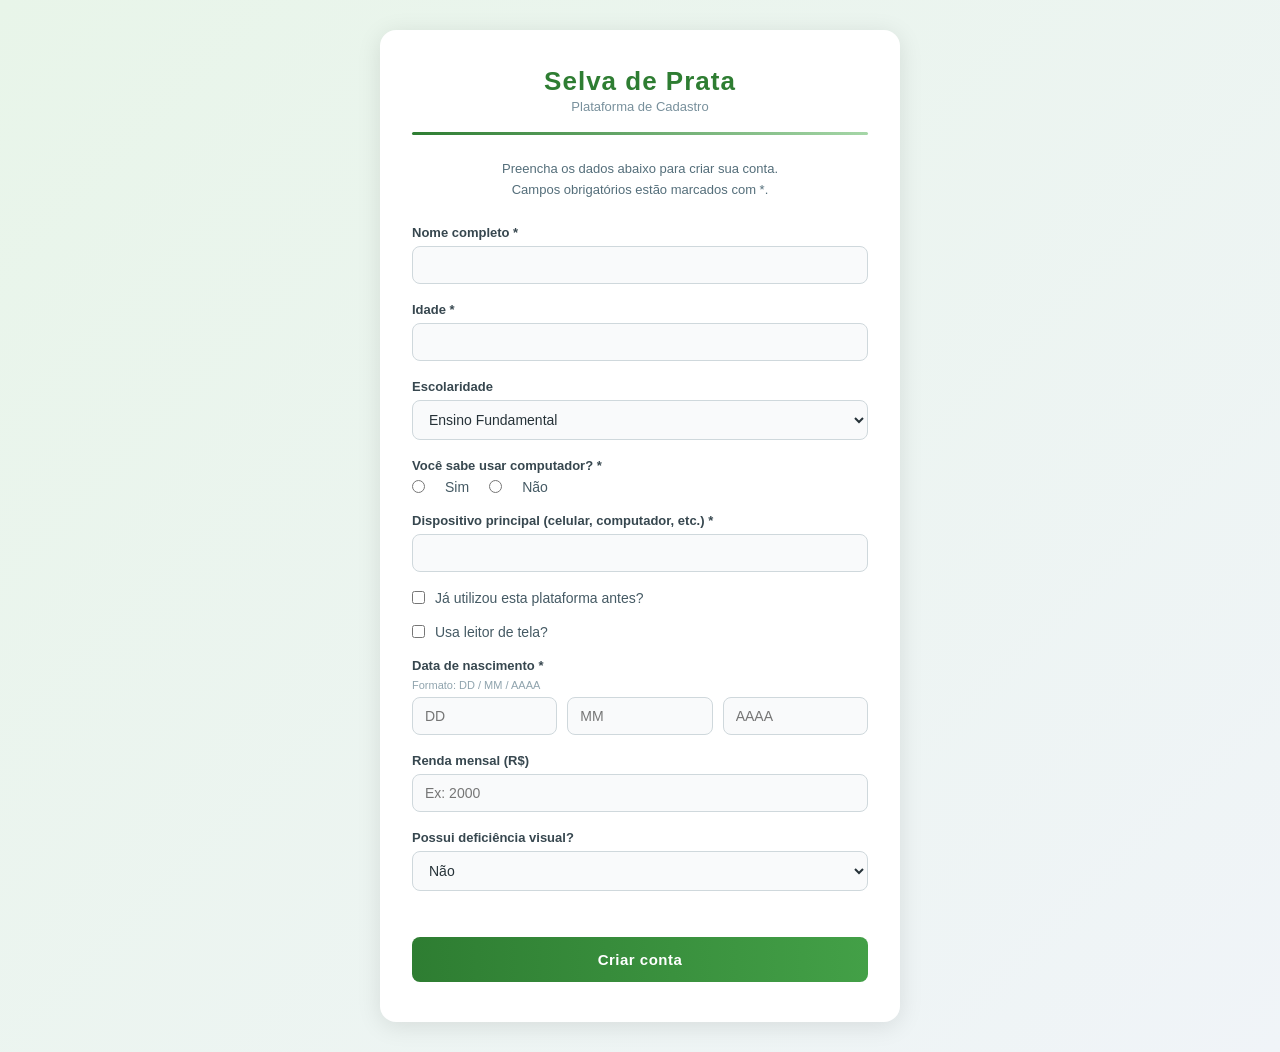
<file: index (1).html>
<!DOCTYPE html>
<html lang="pt-BR">
<head>
  <meta charset="UTF-8">
  <meta name="viewport" content="width=device-width">
  <title>Selva de Prata — Cadastro</title>
  <style>
    * { box-sizing: border-box; margin: 0; padding: 0; }

    body {
      font-family: 'Segoe UI', Arial, sans-serif;
      background: linear-gradient(135deg, #e8f5e9 0%, #f0f4f8 100%);
      min-height: 100vh;
      padding: 30px 16px;
    }

    .card {
      background: #fff;
      border-radius: 16px;
      box-shadow: 0 4px 24px rgba(0,0,0,0.10);
      max-width: 520px;
      margin: auto;
      padding: 36px 32px 40px;
    }

    .logo {
      text-align: center;
      margin-bottom: 6px;
    }

    .logo h1 {
      font-size: 26px;
      color: #2e7d32;
      font-weight: 700;
      letter-spacing: 1px;
    }

    .logo p {
      font-size: 13px;
      color: #78909c;
      margin-top: 2px;
    }

    .divider {
      height: 3px;
      background: linear-gradient(90deg, #2e7d32, #a5d6a7);
      border-radius: 2px;
      margin: 18px 0 24px;
    }

    .instrucoes {
      color: #546e7a;
      font-size: 13px;
      margin-bottom: 24px;
      text-align: center;
      line-height: 1.6;
    }

    .campo-grupo {
      margin-bottom: 18px;
    }

    label {
      display: block;
      margin-bottom: 6px;
      font-weight: 600;
      font-size: 13px;
      color: #37474f;
    }

    input[type="text"],
    input[type="number"],
    select {
      padding: 10px 12px;
      border: 1.5px solid #cfd8dc;
      width: 100%;
      border-radius: 8px;
      font-size: 14px;
      color: #263238;
      background: #f9fafb;
      transition: border-color 0.2s;
      outline: none;
    }

    input[type="text"]:focus,
    input[type="number"]:focus,
    select:focus {
      border-color: #2e7d32;
      background: #fff;
    }

    .linha {
      display: flex;
      gap: 10px;
    }

    .linha input { width: 100%; }

    .radio-group {
      display: flex;
      gap: 20px;
      align-items: center;
      margin-top: 4px;
    }

    .radio-group input { width: auto; accent-color: #2e7d32; }

    .radio-group label {
      font-weight: normal;
      font-size: 14px;
      color: #455a64;
      margin: 0;
    }

    .checkbox-label {
      font-weight: normal;
      font-size: 14px;
      display: flex;
      align-items: center;
      gap: 10px;
      color: #455a64;
      cursor: pointer;
    }

    .checkbox-label input {
      width: auto;
      accent-color: #2e7d32;
    }

    small {
      display: block;
      color: #90a4ae;
      font-size: 11px;
      margin-bottom: 6px;
    }

    button {
      margin-top: 28px;
      padding: 14px;
      background: linear-gradient(90deg, #2e7d32, #43a047);
      color: white;
      border: none;
      cursor: pointer;
      font-size: 15px;
      font-weight: 600;
      width: 100%;
      border-radius: 8px;
      letter-spacing: 0.5px;
      transition: opacity 0.2s;
    }

    button:hover { opacity: 0.9; }
  </style>
</head>
<body>

<div class="card">
  <div class="logo">
    <h1>Selva de Prata</h1>
    <p>Plataforma de Cadastro</p>
  </div>
  <div class="divider"></div>

  <p class="instrucoes">
    Preencha os dados abaixo para criar sua conta.<br>
    Campos obrigatórios estão marcados com *.
  </p>

  <form action="/cadastro" method="POST">

    <div class="campo-grupo">
      <label for="nome">Nome completo *</label>
      <input id="nome" name="nome" type="text" required>
    </div>

    <div class="campo-grupo">
      <label for="idade">Idade *</label>
      <input id="idade" name="idade" type="number" required>
    </div>

    <div class="campo-grupo">
      <label for="esc">Escolaridade</label>
      <select id="esc" name="esc">
        <option>Ensino Fundamental</option>
        <option>Ensino Médio</option>
        <option>Ensino Superior</option>
        <option>Pós-graduação</option>
      </select>
    </div>

    <div class="campo-grupo">
      <label>Você sabe usar computador? *</label>
      <div class="radio-group">
        <input type="radio" name="pc" id="pc-sim" value="sim" required>
        <label for="pc-sim">Sim</label>
        <input type="radio" name="pc" id="pc-nao" value="nao">
        <label for="pc-nao">Não</label>
      </div>
    </div>

    <div class="campo-grupo">
      <label for="aparelho">Dispositivo principal (celular, computador, etc.) *</label>
      <input id="aparelho" name="aparelho" type="text" required>
    </div>

    <div class="campo-grupo">
      <label class="checkbox-label">
        <input type="checkbox" name="ja_usou" value="sim">
        Já utilizou esta plataforma antes?
      </label>
    </div>

    <div class="campo-grupo">
      <label class="checkbox-label">
        <input type="checkbox" name="leitor_tela" value="sim">
        Usa leitor de tela?
      </label>
    </div>

    <div class="campo-grupo">
      <label>Data de nascimento *</label>
      <small>Formato: DD / MM / AAAA</small>
      <div class="linha">
        <input type="text" name="dd" placeholder="DD" maxlength="2" required>
        <input type="text" name="mm" placeholder="MM" maxlength="2" required>
        <input type="text" name="aaaa" placeholder="AAAA" maxlength="4" required>
      </div>
    </div>

    <div class="campo-grupo">
      <label for="renda">Renda mensal (R$)</label>
      <input id="renda" name="renda" type="number" placeholder="Ex: 2000">
    </div>

    <div class="campo-grupo">
      <label for="def">Possui deficiência visual?</label>
      <select id="def" name="def">
        <option>Não</option>
        <option>Sim</option>
      </select>
    </div>

    <button type="submit">Criar conta</button>

  </form>
</div>

</body>
</html>
</file>
